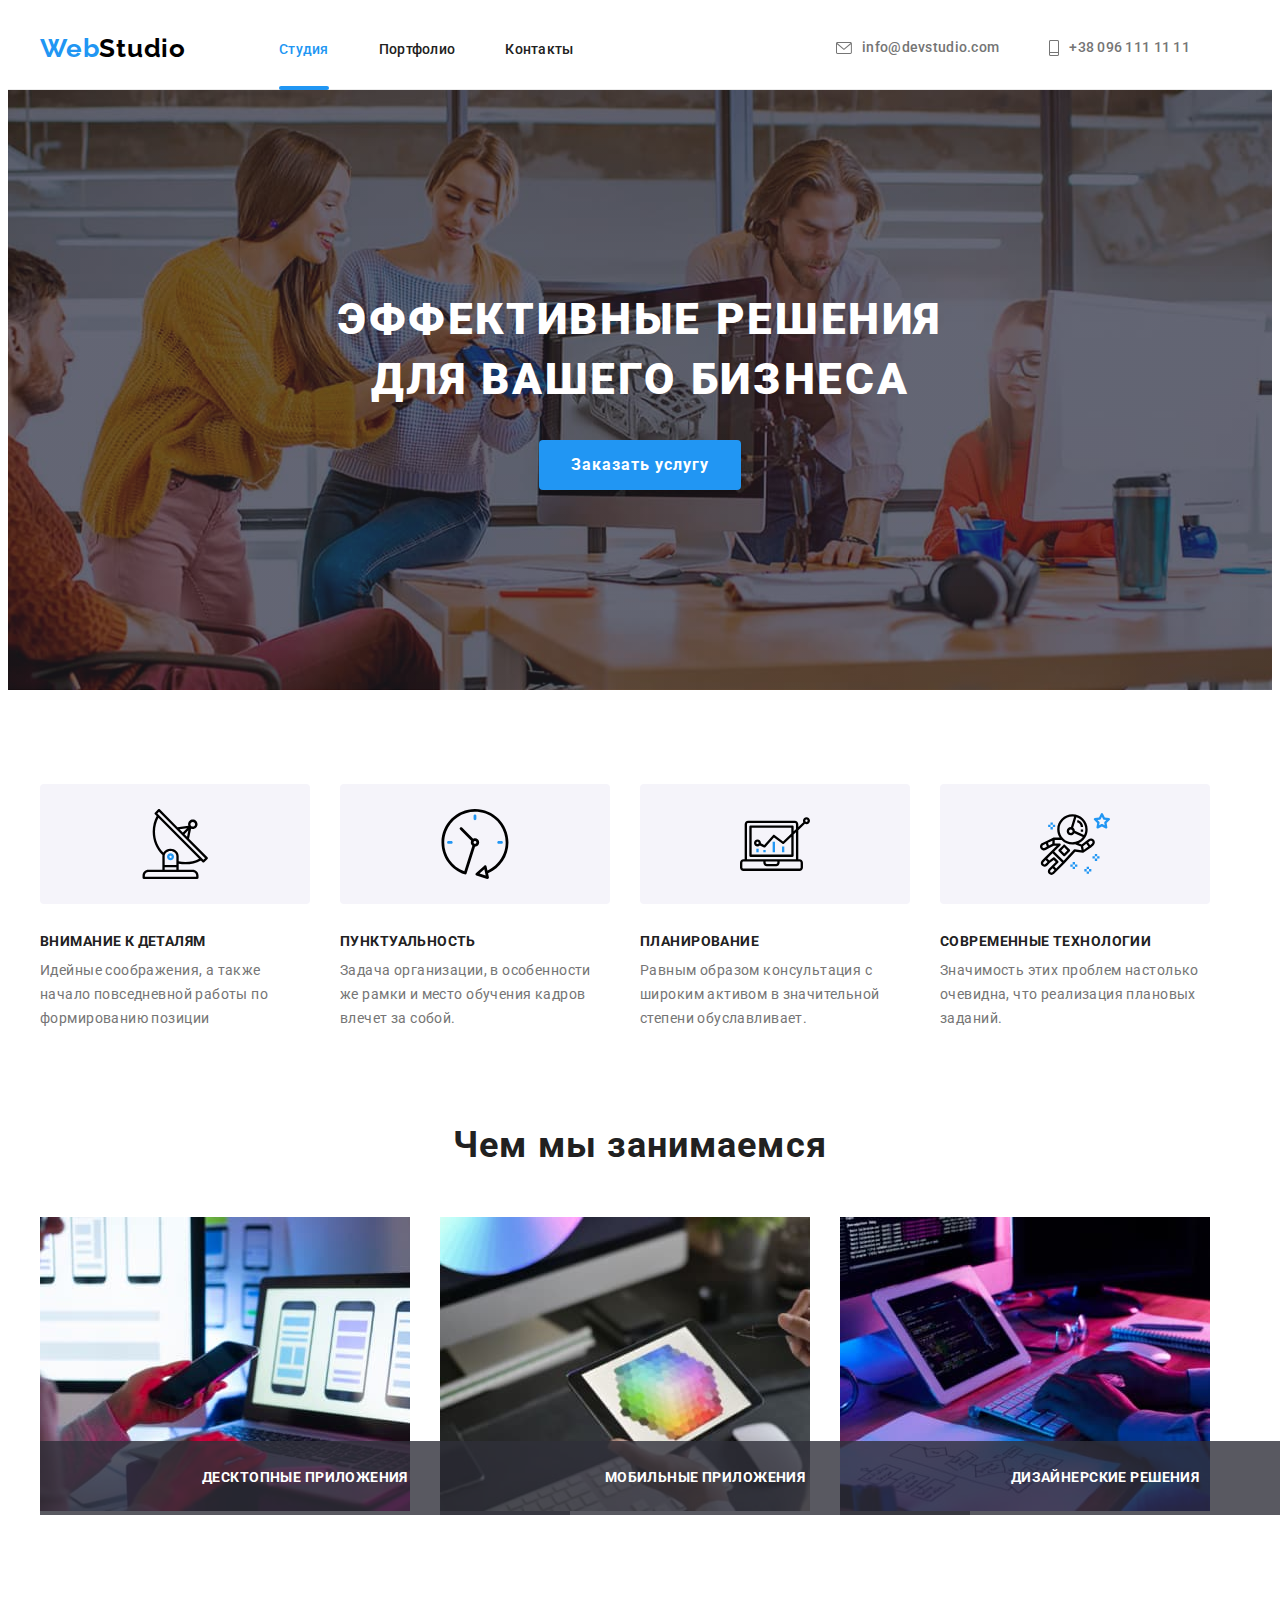
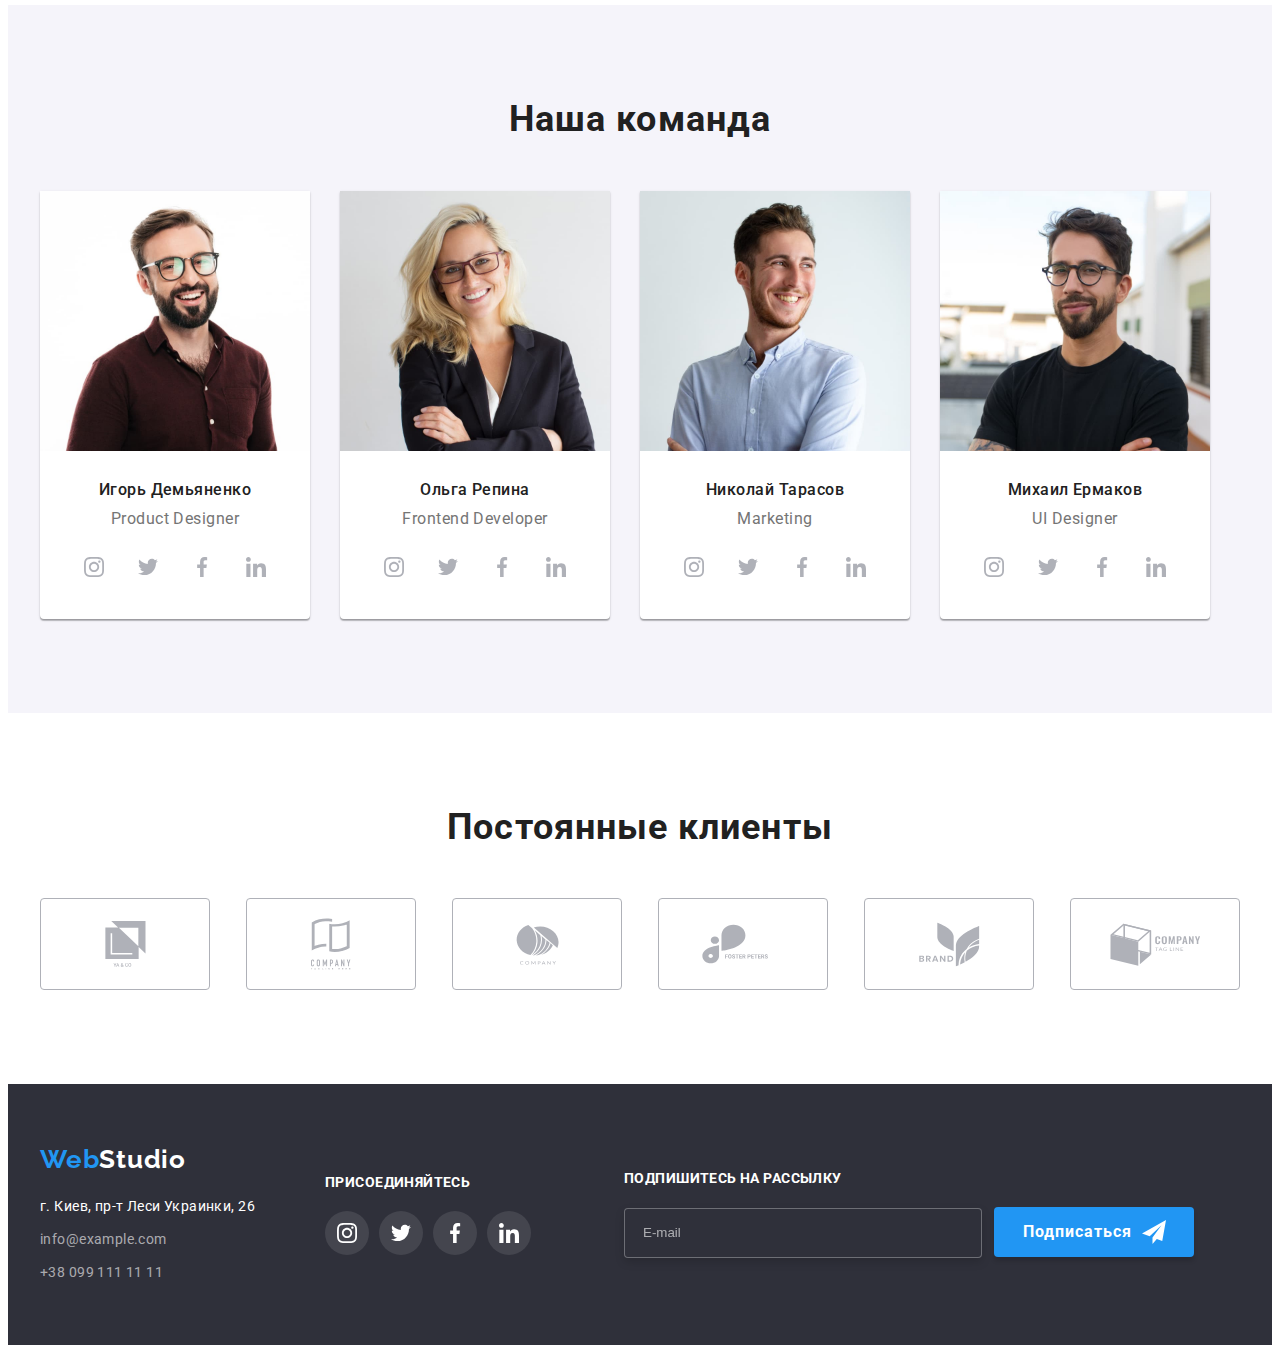
<file: index.html>
<!DOCTYPE html>
<html lang="en">
  <head>
    <meta charset="UTF-8" />
    <meta http-equiv="X-UA-Compatible" content="IE=edge" />
    <meta name="viewport" content="width=device-width, initial-scale=1.0" />
    <title>Document</title>
    <link rel="preconnect" href="https://fonts.gstatic.com" />
    <link
      href="https://fonts.googleapis.com/css2?family=Raleway:wght@700&family=Roboto:wght@400;500;700;900&display=swap"
      rel="stylesheet"
    />
    <link
      rel="stylesheet"
      href="https://cdnjs.cloudflare.com/ajax/libs/modern-normalize/1.1.0/modern-normalize.min.css"
      integrity="sha512-wpPYUAdjBVSE4KJnH1VR1HeZfpl1ub8YT/NKx4PuQ5NmX2tKuGu6U/JRp5y+Y8XG2tV+wKQpNHVUX03MfMFn9Q=="
      crossorigin="anonymous"
      referrerpolicy="no-referrer"
    />
    <link rel="stylesheet" href="./css/main.min.css" />
  </head>
  <body>
    <!--Header-->
    <header class="header">
      <div class="container header-container">
        <a class="header__logo logo link" href="/"
          ><span class="logo__web">Web</span>Studio</a
        >
        <nav class="navigation">
          <ul class="menu__list list">
            <li class="menu__item">
              <a class="menu__link link current" href="./studio.html">Студия</a>
            </li>
            <li class="menu__item">
              <a class="menu__link link" href="./portfolio.html">Портфолио</a>
            </li>
            <li class="menu__item">
              <a class="menu__link link" href="/Контакты">Контакты</a>
            </li>
          </ul>
        </nav>
        <ul class="header__contacts list">
          <li class="header__contacts-item">
            <a class="contacts__link link" href="/info@devstudio.com">
              <svg class="contacts__icon" width="16px" height="12px">
                <use href="./images/symbol-defs.svg#icon-mail"></use>
              </svg>
              info@devstudio.com</a
            >
          </li>
          <li class="header__contacts-item">
            <a class="contacts__link link" href="/+380961111111">
              <svg class="contacts__icon" width="10px" height="16px">
                <use href="./images/symbol-defs.svg#icon-mobile"></use>
              </svg>
              +38 096 111 11 11</a
            >
          </li>
        </ul>
      </div>
    </header>
    <main>
      <!--Шапка страницы-->
      <section class="hero">
        <h1 class="hero__title">Эффективные решения для вашего бизнеса</h1>
        <button class="hero__button" type="button" data-modal-open>
          Заказать услугу
        </button>
      </section>
      <!--Особенности-->
      <section class="section">
        <div class="container features">
          <h2 class="visually-hidden">Преимущества компании</h2>
          <ul class="features__list list">
            <li class="features__item">
              <div class="features__box">
                <svg class="features__icon">
                  <use href="./images/symbol-defs.svg#icon-antena"></use>
                </svg>
              </div>
              <h3 class="features__title">Внимание к деталям</h3>
              <p class="features__desc">
                Идейные соображения, а также начало повседневной работы по
                формированию позиции
              </p>
            </li>
            <li class="features__item">
              <div class="features__box">
                <svg class="features__icon">
                  <use href="./images/symbol-defs.svg#icon-clock"></use>
                </svg>
              </div>
              <h3 class="features__title">Пунктуальность</h3>
              <p class="features__desc">
                Задача организации, в особенности же рамки и место обучения
                кадров влечет за собой.
              </p>
            </li>
            <li class="features__item">
              <div class="features__box">
                <svg class="features__icon">
                  <use href="./images/symbol-defs.svg#icon-diagram"></use>
                </svg>
              </div>
              <h3 class="features__title">Планирование</h3>
              <p class="features__desc">
                Равным образом консультация с широким активом в значительной
                степени обуславливает.
              </p>
            </li>
            <li class="features__item">
              <div class="features__box">
                <svg class="features__icon">
                  <use href="./images/symbol-defs.svg#icon-astronaut"></use>
                </svg>
              </div>
              <h3 class="features__title">Современные технологии</h3>
              <p class="features__desc">
                Значимость этих проблем настолько очевидна, что реализация
                плановых заданий.
              </p>
            </li>
          </ul>
        </div>
      </section>
      <!--Чем мы занимаемся-->
      <section class="section about">
        <div class="container">
          <h2 class="title">Чем мы занимаемся</h2>
          <ul class="about__list list">
            <li class="about__item">
              <div class="about__thumb">
                <img
                  class="about__img"
                  src="./images/making-design.jpg"
                  alt="Сотрудник набирает текст на клавиатуре"
                  width="370"
                  height="294"
                />
                <div class="about__label">Десктопные приложения</div>
              </div>
            </li>
            <li class="about__item">
              <div class="about__thumb">
                <img
                  class="about__img"
                  src="./images/choosing-color.jpg"
                  alt="Сотрудник выбирает разметку макета"
                  width="370"
                  height="294"
                />
                <div class="about__label">Мобильные приложения</div>
              </div>
            </li>
            <li class="about__item">
              <div class="about__thumb">
                <img
                  class="about__img"
                  src="./images/testing.jpg"
                  alt="Сотрудник рассматривает цветовую гамму"
                  width="370"
                  height="294"
                />
                <div class="about__label">Дизайнерские решения</div>
              </div>
            </li>
          </ul>
        </div>
      </section>
      <!--Наша команда-->
      <section class="section team">
        <div class="container">
          <h2 class="title">Наша команда</h2>
          <ul class="team__list list">
            <li class="team__item">
              <img
                class="team__img"
                src="./images/igor-demjanenko.jpg"
                alt="Игорь Демьяненко"
                width="270"
                height="260"
              />
              <div class="team__text">
                <p class="team__name">Игорь Демьяненко</p>
                <p class="team__position">Product Designer</p>
              </div>
              <ul class="team__social list">
                <li class="team__social-item">
                  <a class="social__link-icon team-icon link" href="">
                    <svg class="social__icon">
                      <use href="./images/symbol-defs.svg#icon-instagram"></use>
                    </svg>
                  </a>
                </li>
                <li class="team__social-item">
                  <a class="social__link-icon team-icon link" href="">
                    <svg class="social__icon">
                      <use href="./images/symbol-defs.svg#icon-twitter"></use>
                    </svg>
                  </a>
                </li>
                <li class="team__social-item">
                  <a class="social__link-icon team-icon link" href="">
                    <svg class="social__icon">
                      <use href="./images/symbol-defs.svg#icon-facebook"></use>
                    </svg>
                  </a>
                </li>
                <li class="team__social-item">
                  <a class="social__link-icon team-icon link" href="">
                    <svg class="social__icon">
                      <use href="./images/symbol-defs.svg#icon-linkedin"></use>
                    </svg>
                  </a>
                </li>
              </ul>
            </li>
            <li class="team__item">
              <img
                class="team__img"
                src="./images/olga-repina.jpg"
                alt="Ольга Репина"
                width="270"
                height="260"
              />
              <div class="team__text">
                <p class="team__name">Ольга Репина</p>
                <p class="team__position">Frontend Developer</p>
              </div>
              <ul class="team__social list">
                <li class="team__social-item">
                  <a class="social__link-icon team-icon link" href="">
                    <svg class="social__icon">
                      <use href="./images/symbol-defs.svg#icon-instagram"></use>
                    </svg>
                  </a>
                </li>
                <li class="team__social-item">
                  <a class="social__link-icon team-icon link" href="">
                    <svg class="social__icon">
                      <use href="./images/symbol-defs.svg#icon-twitter"></use>
                    </svg>
                  </a>
                </li>
                <li class="team__social-item">
                  <a class="social__link-icon team-icon link" href="">
                    <svg class="social__icon">
                      <use href="./images/symbol-defs.svg#icon-facebook"></use>
                    </svg>
                  </a>
                </li>
                <li class="team__social-item">
                  <a class="social__link-icon team-icon link" href="">
                    <svg class="social__icon">
                      <use href="./images/symbol-defs.svg#icon-linkedin"></use>
                    </svg>
                  </a>
                </li>
              </ul>
            </li>
            <li class="team__item">
              <img
                class="team__img"
                src="./images/nykolaj-tarasov.jpg"
                alt="Николай Тарасов"
                width="270"
                height="260"
              />
              <div class="team__text">
                <p class="team__name">Николай Тарасов</p>
                <p class="team__position">Marketing</p>
              </div>
              <ul class="team__social list">
                <li class="team__social-item">
                  <a class="social__link-icon team-icon link" href="">
                    <svg class="social__icon">
                      <use href="./images/symbol-defs.svg#icon-instagram"></use>
                    </svg>
                  </a>
                </li>
                <li class="team__social-item">
                  <a class="social__link-icon team-icon link" href="">
                    <svg class="social__icon">
                      <use href="./images/symbol-defs.svg#icon-twitter"></use>
                    </svg>
                  </a>
                </li>
                <li class="team__social-item">
                  <a class="social__link-icon team-icon link" href="">
                    <svg class="social__icon">
                      <use href="./images/symbol-defs.svg#icon-facebook"></use>
                    </svg>
                  </a>
                </li>
                <li class="team__social-item">
                  <a class="social__link-icon team-icon link" href="">
                    <svg class="social__icon">
                      <use href="./images/symbol-defs.svg#icon-linkedin"></use>
                    </svg>
                  </a>
                </li>
              </ul>
            </li>
            <li class="team__item">
              <img
                class="team__img"
                src="./images/myhayl-ermakov.jpg"
                alt="Михаил Ермаков"
                width="270"
                height="260"
              />
              <div class="team__text">
                <p class="team__name">Михаил Ермаков</p>
                <p class="team__position">UI Designer</p>
              </div>
              <ul class="team__social list">
                <li class="team__social-item">
                  <a class="social__link-icon team-icon link" href="">
                    <svg class="social__icon">
                      <use href="./images/symbol-defs.svg#icon-instagram"></use>
                    </svg>
                  </a>
                </li>
                <li class="team__social-item">
                  <a class="social__link-icon team-icon link" href="">
                    <svg class="social__icon">
                      <use href="./images/symbol-defs.svg#icon-twitter"></use>
                    </svg>
                  </a>
                </li>
                <li class="team__social-item">
                  <a class="social__link-icon team-icon link" href="">
                    <svg class="social__icon">
                      <use href="./images/symbol-defs.svg#icon-facebook"></use>
                    </svg>
                  </a>
                </li>
                <li class="team__social-item">
                  <a class="social__link-icon team-icon link" href="">
                    <svg class="social__icon">
                      <use href="./images/symbol-defs.svg#icon-linkedin"></use>
                    </svg>
                  </a>
                </li>
              </ul>
            </li>
          </ul>
        </div>
      </section>
      <!-----Постоянные клиенты-------->
      <section class="section customer">
        <div class="container">
          <h2 class="title">Постоянные клиенты</h2>
          <ul class="customer__list list">
            <li class="customer__item">
              <a class="customer__link link" href="">
                <svg class="customer__icon" width="41px" height="46px">
                  <use href="./images/symbol-defs.svg#icon-group-1"></use>
                </svg>
              </a>
            </li>
            <li class="customer__item">
              <a class="customer__link link" href="">
                <svg class="customer__icon" width="40px" height="52px">
                  <use href="./images/symbol-defs.svg#icon-group-2"></use>
                </svg>
              </a>
            </li>
            <li class="customer__item">
              <a class="customer__link link" href="">
                <svg class="customer__icon" width="43px" height="41px">
                  <use href="./images/symbol-defs.svg#icon-group-3"></use>
                </svg>
              </a>
            </li>
            <li class="customer__item">
              <a class="customer__link link" href="">
                <svg class="customer__icon" width="84px" height="40px">
                  <use href="./images/symbol-defs.svg#icon-group-4"></use>
                </svg>
              </a>
            </li>
            <li class="customer__item">
              <a class="customer__link link" href="">
                <svg class="customer__icon" width="65px" height="45px">
                  <use href="./images/symbol-defs.svg#icon-group-5"></use>
                </svg>
              </a>
            </li>
            <li class="customer__item">
              <a class="customer__link link" href="">
                <svg class="customer__icon" width="93px" height="43px">
                  <use href="./images/symbol-defs.svg#icon-group-6"></use>
                </svg>
              </a>
            </li>
          </ul>
        </div>
      </section>
    </main>
    <footer class="footer-container">
      <div class="container footer-box">
        <div class="address-container">
          <a class="footer__logo logo link" href="WebStudio"
            ><span class="logo__web">Web</span>Studio</a
          >
          <address class="address">
            <ul class="address__list list">
              <li class="address__item">
                г. Киев, пр-т Леси Украинки, 26
              </li>
              <li class="address__item">
                <a class="address__link link" href="mailto:info@example.com"
                  >info@example.com</a
                >
              </li>
              <li class="address__item">
                <a class="address__link link" href="tel:+380991111111"
                  >+38 099 111 11 11</a
                >
              </li>
            </ul>
          </address>
        </div>
        <div class="social">
          <h3 class="social__title">присоединяйтесь</h3>
          <ul class="social__list list">
            <li class="social__item">
              <a class="social__link-icon footer-icon" href="">
                <svg class="social__icon">
                  <use href="./images/symbol-defs.svg#icon-instagram"></use>
                </svg>
              </a>
            </li>
            <li class="social__item">
              <a class="social__link-icon footer-icon" href="">
                <svg class="social__icon">
                  <use href="./images/symbol-defs.svg#icon-twitter"></use>
                </svg>
              </a>
            </li>
            <li class="social__item">
              <a class="social__link-icon footer-icon" href="">
                <svg class="social__icon">
                  <use href="./images/symbol-defs.svg#icon-facebook"></use>
                </svg>
              </a>
            </li>
            <li class="social__item">
              <a class="social__link-icon footer-icon" href="">
                <svg class="social__icon">
                  <use href="./images/symbol-defs.svg#icon-linkedin"></use>
                </svg>
              </a>
            </li>
          </ul>
        </div>
        <div class="footer__form">
          <h3 class="social__title">Подпишитесь на рассылку</h3>
          <form class="footer__form-mail">
            <label class="footer__label">
              <input
                type="email"
                name="user-email"
                placeholder="E-mail"
                class="footer__input"
              />
            </label>
          <button class="footer-button" type="submit">Подписаться
            <svg class="form__icon">
              <use href="./images/icons.svg#icon-send"></use>
            </svg>
          </button>
        </div>
      </div>
    </footer>

    <div class="backdrop is-hidden" data-modal>
      <div class="modal">
        <button class="close-btn" type="button" data-modal-close>
          <svg class="backdrop-icon">
            <use href="./images/symbol-defs.svg#icon-vector"></use>
          </svg>
        </button>
        <form action="#" class="modal-form">
          <p class="modal-form-title">
            Оставьте свои данные, мы вам перезвоним
          </p>
          <label class="modal-form-label">
            Имя
            <span class="modal-form-box">
              <input type="text" name="user-name" class="modal-form-input" />
              <svg class="modal-form-icon">
                <use href="./images/icons.svg#icon-name"></use>
              </svg>
            </span>
          </label>
          <label class="modal-form-label">
            Телефон
            <span class="modal-form-box">
              <input type="tel" name="user-phone" class="modal-form-input" />
              <svg class="modal-form-icon">
                <use href="./images/icons.svg#icon-tel"></use>
              </svg>
            </span>
          </label>
          <label class="modal-form-label">
            Почта
            <span class="modal-form-box">
              <input type="email" name="user-email" class="modal-form-input" />
              <svg class="modal-form-icon">
                <use href="./images/icons.svg#icon-mail"></use>
              </svg>
            </span>
          </label>
          <label class="modal-form-label">
            Комментарий
            <textarea
              class="modal-feedback"
              name="user-message"
              placeholder="Введите текст"
            ></textarea>
          </label>
          <label>
            <input
              type="checkbox"
              class="modal-form-checkbox visually-hidden"
              name="policy"
              id="policy"
            />
            <label for="policy" class="modal-form-checkbox-label"
              >Соглашаюсь с рассылкой и принимаю&nbsp;
              <a href="#" class="modal-form-link">Условия договора</a></label
            >
          </label>
          <button class="modal-form-btn" type="submit">Отправить</button>
        </form>
      </div>
    </div>

    <script src="./js/modal.js"></script>
  </body>
</html>
</file>
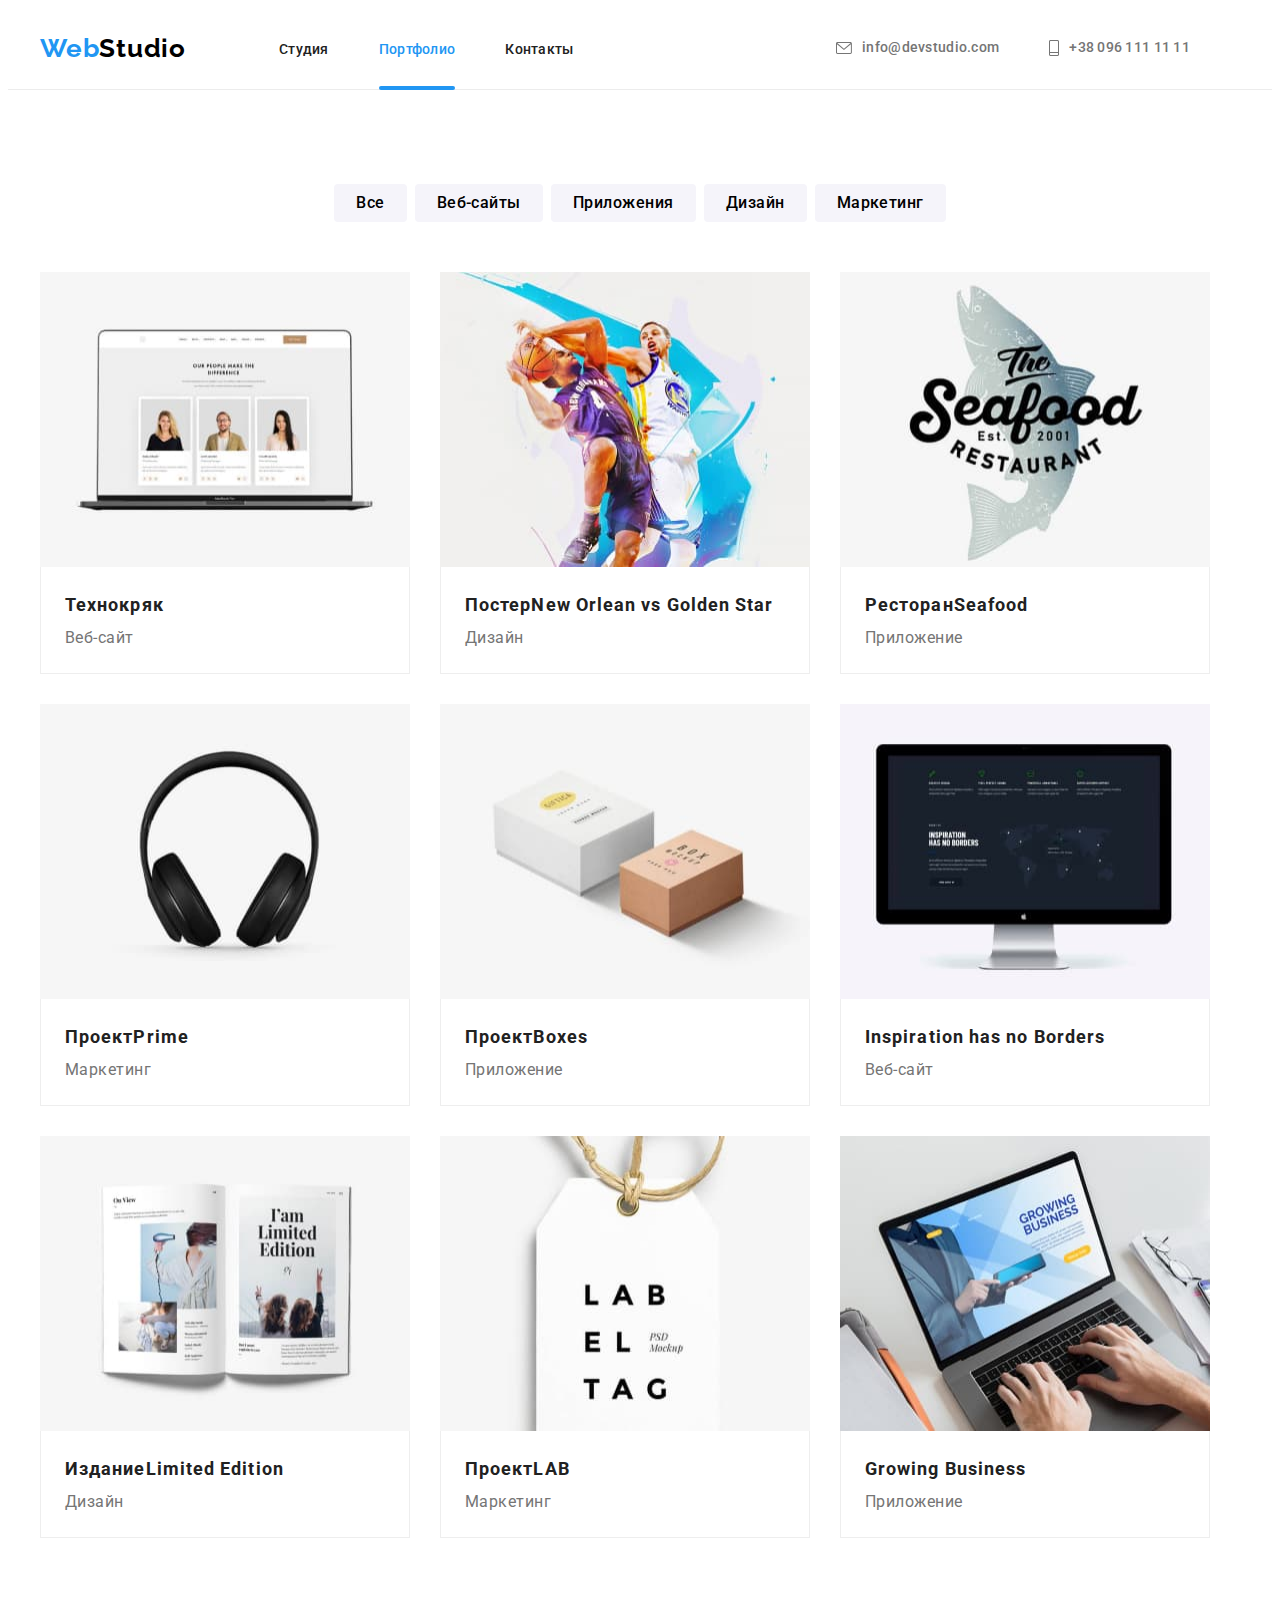
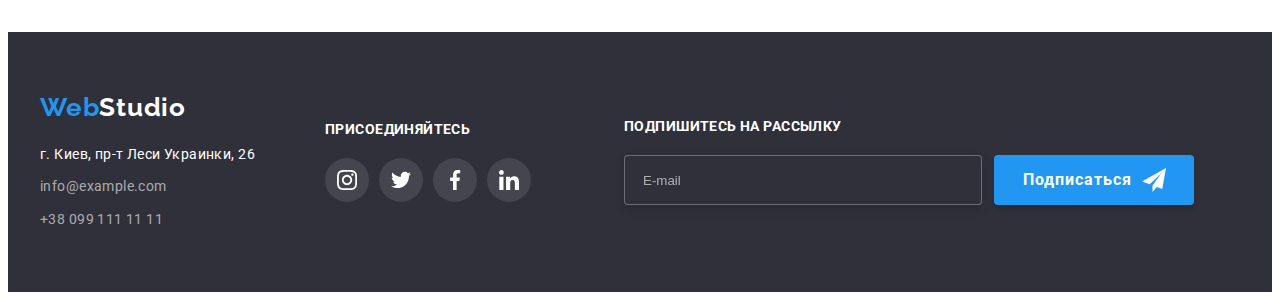
<file: portfolio.html>
<!DOCTYPE html>
<html lang="en">
  <head>
    <meta charset="UTF-8" />
    <meta http-equiv="X-UA-Compatible" content="IE=edge" />
    <meta name="viewport" content="width=device-width, initial-scale=1.0" />
    <title>Document</title>
    <link rel="preconnect" href="https://fonts.gstatic.com" />
    <link
      href="https://fonts.googleapis.com/css2?family=Raleway:wght@700&family=Roboto:wght@400;500;700;900&display=swap"
      rel="stylesheet"
    />
    <link
      rel="stylesheet"
      href="https://cdnjs.cloudflare.com/ajax/libs/modern-normalize/1.1.0/modern-normalize.min.css"
      integrity="sha512-wpPYUAdjBVSE4KJnH1VR1HeZfpl1ub8YT/NKx4PuQ5NmX2tKuGu6U/JRp5y+Y8XG2tV+wKQpNHVUX03MfMFn9Q=="
      crossorigin="anonymous"
      referrerpolicy="no-referrer"
    />
    <link rel="stylesheet" href="./css/main.min.css" />
  </head>
  <body>
    <!--Верхняя линия-->
    <header class="header">
      <div class="container header-container">
        <a class="header__logo logo link" href="/"
          ><span class="logo__web">Web</span>Studio</a
        >
        <!--Навигация на другие страницы-->
        <nav class="navigation">
          <ul class="menu__list list">
            <li class="menu__item">
              <a class="menu__link link" href="./index.html">Студия</a>
            </li>
            <li class="menu__item">
              <a class="menu__link link current" href="/Портфолио">Портфолио</a>
            </li>
            <li class="menu__item">
              <a class="menu__link link" href="/Контакты">Контакты</a>
            </li>
          </ul>
        </nav>
        <ul class="header__contacts list">
          <li class="header__contacts-item">
            <a class="contacts__link link" href="/info@devstudio.com">
              <svg class="contacts__icon" width="16px" height="12px">
                <use href="./images/symbol-defs.svg#icon-mail"></use>
              </svg>
              info@devstudio.com</a
            >
          </li>
          <li class="header__contacts-item">
            <a class="contacts__link link" href="/+380961111111">
              <svg class="contacts__icon" width="10px" height="16px">
                <use href="./images/symbol-defs.svg#icon-mobile"></use>
              </svg>
              +38 096 111 11 11</a
            >
          </li>
        </ul>
      </div>
    </header>
    <main>
      <!--Портфолио-->
      <section class="section">
        <div class="container portfolio-container">
          <h1 hidden>Фильтры</h1>
          <ul class="filter__list list">
            <li class="filter__item">
              <button class="filter-button" type="button">Все</button>
            </li>
            <li class="filter__item">
              <button class="filter-button" type="button">Веб-сайты</button>
            </li>
            <li class="filter__item">
              <button class="filter-button" type="button">Приложения</button>
            </li>
            <li class="filter__item">
              <button class="filter-button" type="button">Дизайн</button>
            </li>
            <li class="filter__item">
              <button class="filter-button" type="button">Маркетинг</button>
            </li>
          </ul>
          <h2 hidden>Портфолио</h2>
          <ul class="portfolio__list list">
            <li class="portfolio__card">
              <a class="portfolio__link link" href="">
                <div class="portfolio__overlay">
                  <img
                    src="./images/technokryak.jpg"
                    alt="Технокряк"
                    width="370"
                    height="295"
                  />
                  <p class="overlay">
                    Технокряк это современная площадка распространения
                    коронавируса. Компании используют эту платформу для
                    цифрового шпионажа и атак на защищённые сервера конкурентов.
                  </p>
                </div>
                <div class="portfolio__text">
                  <h3 class="portfolio__title">Технокряк</h3>
                  <p class="portfolio__txt">Веб-сайт</p>
                </div>
              </a>
            </li>
            <li class="portfolio__card">
              <a class="portfolio__link link" href="">
                <div class="portfolio__overlay">
                  <img
                    src="./images/poster.jpg"
                    alt="Постер New Orlean vs Golden Star"
                    width="370"
                    height="295"
                  />
                  <p class="overlay">
                    Технокряк это современная площадка распространения
                    коронавируса. Компании используют эту платформу для
                    цифрового шпионажа и атак на защищённые сервера конкурентов.
                  </p>
                </div>
                <div class="portfolio__text">
                  <h3 class="portfolio__title">
                    Постер<span lang="en">New Orlean vs Golden Star</span>
                  </h3>
                  <p class="portfolio__txt">Дизайн</p>
                </div>
              </a>
            </li>
            <li class="portfolio__card">
              <a class="portfolio__link link" href="">
                <div class="portfolio__overlay">
                  <img
                    src="./images/restoran.jpg"
                    alt="Ресторан Seafood"
                    width="370"
                    height="295"
                  />
                  <p class="overlay">
                    Технокряк это современная площадка распространения
                    коронавируса. Компании используют эту платформу для
                    цифрового шпионажа и атак на защищённые сервера конкурентов.
                  </p>
                </div>
                <div class="portfolio__text">
                  <h3 class="portfolio__title">
                    Ресторан<span lang="en">Seafood</span>
                  </h3>
                  <p class="portfolio__txt">Приложение</p>
                </div>
              </a>
            </li>
            <li class="portfolio__card">
              <a class="portfolio__link link" href="">
                <div class="portfolio__overlay">
                  <img
                    src="./images/proekt-prime.jpg"
                    alt="Проект Prime"
                    width="370"
                    height="295"
                  />
                  <p class="overlay">
                    Технокряк это современная площадка распространения
                    коронавируса. Компании используют эту платформу для
                    цифрового шпионажа и атак на защищённые сервера конкурентов.
                  </p>
                </div>
                <div class="portfolio__text">
                  <h3 class="portfolio__title">
                    Проект<span lang="en">Prime</span>
                  </h3>
                  <p class="portfolio__txt">Маркетинг</p>
                </div>
              </a>
            </li>
            <li class="portfolio__card">
              <a class="portfolio__link link" href="">
                <div class="portfolio__overlay">
                  <img
                    src="./images/proekt-boxes.jpg"
                    alt="Проект Boxes"
                    width="370"
                    height="295"
                  />
                  <p class="overlay">
                    Технокряк это современная площадка распространения
                    коронавируса. Компании используют эту платформу для
                    цифрового шпионажа и атак на защищённые сервера конкурентов.
                  </p>
                </div>
                <div class="portfolio__text">
                  <h3 class="portfolio__title">
                    Проект<span lang="en">Boxes</span>
                  </h3>
                  <p class="portfolio__txt">Приложение</p>
                </div>
              </a>
            </li>
            <li class="portfolio__card">
              <a class="portfolio__link link" href="">
                <div class="portfolio__overlay">
                  <img
                    src="./images/no-bordes.jpg"
                    alt="Inspiration has no Borders"
                    width="370"
                    height="295"
                  />
                  <p class="overlay">
                    Технокряк это современная площадка распространения
                    коронавируса. Компании используют эту платформу для
                    цифрового шпионажа и атак на защищённые сервера конкурентов.
                  </p>
                </div>
                <div class="portfolio__text">
                  <h3 class="portfolio__title" lang="en">
                    Inspiration has no Borders
                  </h3>
                  <p class="portfolio__txt">Веб-сайт</p>
                </div>
              </a>
            </li>
            <li class="portfolio__card">
              <a class="portfolio__link link" href="">
                <div class="portfolio__overlay">
                  <img
                    src="./images/limited-edition.jpg"
                    alt="Издание Limited Edition"
                    width="370"
                    height="295"
                  />
                  <p class="overlay">
                    Технокряк это современная площадка распространения
                    коронавируса. Компании используют эту платформу для
                    цифрового шпионажа и атак на защищённые сервера конкурентов.
                  </p>
                </div>
                <div class="portfolio__text">
                  <h3 class="portfolio__title">
                    Издание<span lang="en">Limited Edition</span>
                  </h3>
                  <p class="portfolio__txt">Дизайн</p>
                </div>
              </a>
            </li>
            <li class="portfolio__card">
              <a class="portfolio__link link" href="">
                <div class="portfolio__overlay">
                  <img
                    src="./images/proekt-lab.jpg"
                    alt="Проект LAB"
                    width="370"
                    height="295"
                  />
                  <p class="overlay">
                    Технокряк это современная площадка распространения
                    коронавируса. Компании используют эту платформу для
                    цифрового шпионажа и атак на защищённые сервера конкурентов.
                  </p>
                </div>
                <div class="portfolio__text">
                  <h3 class="portfolio__title">
                    Проект<span lang="en">LAB</span>
                  </h3>
                  <p class="portfolio__txt">Маркетинг</p>
                </div>
              </a>
            </li>
            <li class="portfolio__card">
              <a class="portfolio__link link" href="">
                <div class="portfolio__overlay">
                  <img
                    src="./images/growing-business.jpg"
                    alt="Growing Business"
                    width="370"
                    height="295"
                  />
                  <p class="overlay">
                    Технокряк это современная площадка распространения
                    коронавируса. Компании используют эту платформу для
                    цифрового шпионажа и атак на защищённые сервера конкурентов.
                  </p>
                </div>
                <div class="portfolio__text">
                  <h3 class="portfolio__title" lang="en">Growing Business</h3>
                  <p class="portfolio__txt">Приложение</p>
                </div>
              </a>
            </li>
          </ul>
        </div>
      </section>
    </main>
   <footer class="footer-container">
      <div class="container footer-box">
        <div class="address-container">
          <a class="footer__logo logo link" href="WebStudio"
            ><span class="logo__web">Web</span>Studio</a
          >
          <address class="address">
            <ul class="address__list list">
              <li class="address__item">
                г. Киев, пр-т Леси Украинки, 26
              </li>
              <li class="address__item">
                <a class="address__link link" href="mailto:info@example.com"
                  >info@example.com</a
                >
              </li>
              <li class="address__item">
                <a class="address__link link" href="tel:+380991111111"
                  >+38 099 111 11 11</a
                >
              </li>
            </ul>
          </address>
        </div>
        <div class="social">
          <h3 class="social__title">присоединяйтесь</h3>
          <ul class="social__list list">
            <li class="social__item">
              <a class="social__link-icon footer-icon" href="">
                <svg class="social__icon">
                  <use href="./images/symbol-defs.svg#icon-instagram"></use>
                </svg>
              </a>
            </li>
            <li class="social__item">
              <a class="social__link-icon footer-icon" href="">
                <svg class="social__icon">
                  <use href="./images/symbol-defs.svg#icon-twitter"></use>
                </svg>
              </a>
            </li>
            <li class="social__item">
              <a class="social__link-icon footer-icon" href="">
                <svg class="social__icon">
                  <use href="./images/symbol-defs.svg#icon-facebook"></use>
                </svg>
              </a>
            </li>
            <li class="social__item">
              <a class="social__link-icon footer-icon" href="">
                <svg class="social__icon">
                  <use href="./images/symbol-defs.svg#icon-linkedin"></use>
                </svg>
              </a>
            </li>
          </ul>
        </div>
        <div class="footer__form">
          <h3 class="social__title">Подпишитесь на рассылку</h3>
          <form class="footer__form-mail">
            <label class="footer__label">
              <input
                type="email"
                name="user-email"
                placeholder="E-mail"
                class="footer__input"
              />
            </label>
          <button class="footer-button" type="submit">Подписаться
            <svg class="form__icon">
              <use href="./images/icons.svg#icon-send"></use>
            </svg>
          </button>
        </div>
      </div>
    </footer>
  </body>
</html>
</file>
<file: css/main.min.css>
:root{--text-color: #757575;--link-color: #2196f3;--title-color: #212121;--main-color: #ffffff;--logo-color: #000000}.visually-hidden{position:absolute !important;clip:rect(1px 1px 1px 1px);clip:rect(1px, 1px, 1px, 1px);padding:0 !important;border:0 !important;height:1px !important;width:1px !important;overflow:hidden}h1,h2,h3,h4,h5,h6,p{margin-top:0;margin-bottom:0}ul,ol{margin-top:0;margin-bottom:0;padding-left:0}img{display:block}body{font-family:"Roboto", sans-serif;color:var(--title-color)}.list{list-style:none}.link{text-decoration:none}.section{padding-top:94px;padding-bottom:94px}.container{width:1200px;margin:0 auto;padding-left:15px;padding-right:15px}.logo{font-family:"Raleway", sans-serif;font-weight:700;font-size:26px;line-height:1.19;letter-spacing:0.03em}.logo__web{color:var(--link-color)}.header__logo{color:var(--logo-color);margin-right:93px}.footer__logo{color:#ffffff;margin-top:60px}.team__social{display:flex;justify-content:space-between;margin:16px 32px 30px 32px}.team-icon{background-color:white;fill:#afb1b8}.team-icon:hover,.team-icon:focus{background-color:var(--link-color);fill:var(--main-color)}.social__link-icon{display:flex;align-items:center;justify-content:center;width:44px;height:44px;border-radius:50%;transition:background-color 250ms linear,transform 250ms cubic-bezier(0.4, 0, 0.2, 1)}.social__link-icon:hover,.social__link-icon:focus{background-color:var(--link-color)}.social__list{display:flex}.social__item{margin-right:10px}.social__item:last-child{margin-right:0}.social__icon{width:20px;height:20px}.title{font-weight:700;font-size:36px;line-height:1.16;text-align:center;letter-spacing:0.03em;margin-bottom:50px}.backdrop{position:fixed;top:0;left:0;width:100vw;height:100vh;background-color:rgba(0,0,0,0.2);transition:opacity 250ms linear,scale 1.25}.modal{position:absolute;width:528px;height:581px;left:50%;top:50%;background:#ffffff;box-shadow:0px 1px 3px rgba(0,0,0,0.12),0px 1px 1px rgba(0,0,0,0.14),0px 2px 1px rgba(0,0,0,0.2);border-radius:4px;padding:40px;transform:translate(-50%, -50%)}.close-btn{position:absolute;top:8px;right:8px;width:30px;height:30px;background:#ffffff;border-radius:50%;border:1px solid rgba(0,0,0,0.1);cursor:pointer;padding:0}.backdrop-icon{width:11px;height:11px;fill:#000000;transition:transform 250ms cubic-bezier(0.4, 0, 0.2, 1)}.backdrop-icon:hover{fill:var(--link-color)}.is-hidden{opacity:0;visibility:hidden;pointer-events:none}.modal-form{display:flex;flex-direction:column}.modal-form-icon{position:absolute;top:50%;left:14px;width:13px;height:13px;display:block;transform:translateY(-50%)}.modal-form-input{width:100%;height:40px;border:1px solid rgba(33,33,33,0.2);border-radius:4px;padding-left:42px;transition:transform 250ms cubic-bezier(0.4, 0, 0.2, 1)}.modal-form-input:focus{outline:none;border-color:var(--link-color)}.modal-form-input:focus+.modal-form-icon{fill:var(--link-color)}.modal-form-title{font-weight:700;font-size:20px;line-height:1.15;text-align:center;letter-spacing:0.03em;color:var(--title-color);margin-bottom:12px}.modal-form-label{display:block;font-size:12px;line-height:1.16;letter-spacing:0.01em;color:var(--text-color);margin-bottom:10px}.modal-form-box{display:block;position:relative;margin-top:4px}.modal-form-btn{width:200px;height:50px;background:#188ce8;box-shadow:0px 4px 4px rgba(0,0,0,0.15);border-radius:4px;padding:10px 55px;margin-left:auto;margin-right:auto;font-weight:700;font-size:16px;line-height:1.87;display:flex;align-items:center;text-align:center;letter-spacing:0.06em;color:var(--main-color);border:none;cursor:pointer;font-family:inherit}.modal-form-link{text-decoration-skip-ink:none;color:var(--link-color)}.modal-form-checkbox-label{display:flex;align-items:center;justify-content:center;font-size:14px;line-height:1.71;letter-spacing:0.03em;color:var(--text-color);margin-top:20px;margin-bottom:30px;margin-right:9px}.modal-form-checkbox-label::before{display:block;content:"";width:16px;height:15px;border:2px solid #212121;border-radius:4px;cursor:pointer;margin-right:9px}.modal-form-checkbox:checked+.modal-form-checkbox-label::before{background:var(--link-color);border-radius:2px;border:none;background-image:url(../images/check.svg);background-repeat:no-repeat;background-position:center center}.modal-feedback{width:100%;height:120px;margin-top:4px;padding-top:12px;padding-left:16px;resize:none;border:1px solid rgba(33,33,33,0.2);border-radius:4px;font-style:inherit;transition:transform 250ms cubic-bezier(0.4, 0, 0.2, 1)}.modal-feedback:focus{outline:none;border-color:var(--link-color)}.modal-feedback::placeholder{color:rgba(117,117,117,0.5)}.header{padding:25px 0;border-bottom:1px solid #ececec}.header-container{display:flex;align-items:center}.header__contacts{margin-left:auto;display:flex;align-items:center}.contacts__icon{margin-right:10px}.menu__list{display:flex;align-items:center}.menu__item:not(:last-child){margin-right:50px}.menu__link{position:relative;font-weight:500;font-size:14px;line-height:1.14;letter-spacing:0.02em;color:var(--title-color);transition:color 250ms linear,transform 250ms cubic-bezier(0.4, 0, 0.2, 1)}.menu__link.current{color:var(--link-color)}.menu__link.current::after{content:" ";position:absolute;bottom:-33px;display:block;height:4px;width:100%;background:#2196f3;border-radius:2px}.menu__link:hover,.menu__link:focus{color:var(--link-color);fill:var(--link-color)}.contacts__link{display:flex;align-items:center;font-weight:500;font-size:14px;line-height:1.14;letter-spacing:0.02em;fill:var(--text-color);color:var(--text-color);margin-right:50px;transition:color 250ms linear,transform 250ms cubic-bezier(0.4, 0, 0.2, 1)}.contacts__link:hover,.contacts__link:focus{color:var(--link-color);fill:var(--link-color)}.hero{max-width:1600px;margin:0 auto;padding:200px 0;background-position:center;background-size:cover;background-color:#c4c4c4;background-image:linear-gradient(rgba(47,48,58,0.4), rgba(47,48,58,0.4)),url(../images/title.jpg)}.hero__title{width:696px;margin:0 auto 30px;font-weight:900;font-size:44px;line-height:1.36;text-align:center;letter-spacing:0.06em;text-transform:uppercase;color:var(--main-color)}.hero__button{padding:10px 32px;margin-left:auto;margin-right:auto;font-weight:700;font-size:16px;line-height:1.87;display:flex;align-items:center;text-align:center;letter-spacing:0.06em;color:var(--main-color);background:var(--link-color);box-shadow:0px 4px 4px rgba(0,0,0,0.15);border-radius:4px;border:none;cursor:pointer;font-family:inherit}.features__list{display:flex;flex-wrap:wrap;margin-top:-30px;margin-left:-30px}.features__box{display:flex;align-items:center;justify-content:center;height:120px;background:#f5f4fa;border-radius:4px;margin-bottom:30px}.features__icon{width:70px;height:70px}.features__item{width:270px;flex-wrap:calc((100% - 120px) / 4);margin-top:30px;margin-left:30px}.features__title{font-weight:700;font-size:14px;line-height:1.14;letter-spacing:0.03em;margin-bottom:10px;text-transform:uppercase}.features__desc{font-size:14px;line-height:1.71;letter-spacing:0.03em;color:var(--text-color)}.about{padding-top:0}.about__list{display:flex;flex-wrap:wrap;margin-top:-30px;margin-left:-30px}.about__item{width:370px;flex-wrap:calc((100% - 90px) / 3);margin-top:30px;margin-left:30px}.about__thumb{position:relative}.about__label{position:absolute;top:224px;margin:0;padding:27px 80px;width:100%;background:rgba(47,48,58,0.8);font-weight:bold;font-size:14px;line-height:1.42;text-align:center;letter-spacing:0.03em;text-transform:uppercase;color:var(--main-color)}.team{background:#f5f4fa}.team__list{display:flex;flex-wrap:wrap;margin-top:-30px;margin-left:-30px}.team__item{width:270px;flex-wrap:calc((100% - 120px) / 4);margin-top:30px;margin-left:30px;background:#ffffff;box-shadow:0px 1px 3px rgba(0,0,0,0.12),0px 1px 1px rgba(0,0,0,0.14),0px 2px 1px rgba(0,0,0,0.2);border-radius:0px 0px 4px 4px}.team__name{font-weight:500;font-size:16px;line-height:1.18;text-align:center;letter-spacing:0.03em;margin-bottom:10px}.team__position{font-size:16px;line-height:1.18;text-align:center;letter-spacing:0.03em;color:var(--text-color)}.team__text{padding-top:30px}.customer__list{display:flex;justify-content:space-between}.customer__item{margin-right:30px}.customer__item:last-child{margin-right:0}.customer__link{display:flex;align-items:center;justify-content:center;width:170px;height:92px;border:1px solid #afb1b8;box-sizing:border-box;border-radius:4px;fill:#afb1b8;transition:border-color 250ms linear,transform 250ms cubic-bezier(0.4, 0, 0.2, 1)}.customer__link:hover,.customer__link:focus{fill:var(--link-color);border-color:var(--link-color)}.footer-container{padding:60px 0;background:#2f303a}.footer-box{display:flex;align-items:center}.footer-icon{background:rgba(255,255,255,0.1);fill:var(--main-color)}.address__link{color:rgba(255,255,255,0.6);transition:color 250ms linear,transform 250ms cubic-bezier(0.4, 0, 0.2, 1)}.address__link:hover,.address__link:focus{color:var(--link-color);fill:var(--link-color)}.address{font-size:14px;font-style:normal;margin-top:20px;line-height:1.71;letter-spacing:0.03em;color:var(--main-color)}.address__item{margin-bottom:9px;color:var(--main-color)}.address__item:last-child{margin-bottom:0}.social{margin-left:70px}.social__title{font-family:Roboto;font-weight:700;font-size:14px;line-height:1.14;letter-spacing:0.03em;text-transform:uppercase;margin-bottom:20px;color:var(--main-color)}.footer__form{margin-left:93px}.footer__form-mail{display:flex;align-items:baseline}.footer-button{width:200px;height:50px;background:var(--link-color);box-shadow:0px 4px 4px rgba(0,0,0,0.15);border-radius:4px;padding-left:29px;margin-left:auto;margin-right:auto;font-weight:700;font-size:16px;line-height:1.87;display:flex;align-items:center;text-align:center;letter-spacing:0.06em;color:var(--main-color);border:none;cursor:pointer;font-family:inherit}.footer__input{width:358px;height:50px;margin-right:12px;color:var(--main-color);border:1px solid rgba(255,255,255,0.3);box-sizing:border-box;filter:drop-shadow(0px 4px 4px rgba(0,0,0,0.15));border-radius:4px;background:#2f303a}.footer__input::placeholder{padding:15px 16px;color:rgba(255,255,255,0.6)}.form__icon{width:24px;height:24px;margin-left:10px}.filter-button{font-weight:500;font-size:16px;line-height:1.62;text-align:center;letter-spacing:0.03em;cursor:pointer;font-family:inherit;text-align:center;border-radius:4px;border:none;background:#f5f4fa;padding:6px 22px;transition:background-color 250ms linear,transform 250ms cubic-bezier(0.4, 0, 0.2, 1);transition:box-shadow 250ms linear,transform 250ms cubic-bezier(0.4, 0, 0.2, 1)}.filter-button:hover,.filter-button:focus{color:var(--main-color);background:var(--link-color);box-shadow:0px 3px 1px rgba(0,0,0,0.1),0px 1px 2px rgba(0,0,0,0.08),0px 2px 2px rgba(0,0,0,0.12)}.filter__list{margin:0 auto 50px;display:flex;align-items:center;justify-content:center}.filter__item:not(:last-child){margin-right:8px}.portfolio__title{font-weight:700;font-size:18px;line-height:2;letter-spacing:0.06em;color:var(--title-color)}.portfolio__txt{font-size:16px;line-height:1.87;letter-spacing:0.03em;color:var(--text-color)}.portfolio__text{display:block;border-bottom:1px solid #eeeeee;border-left:1px solid #eeeeee;border-right:1px solid #eeeeee;padding:20px 24px}.portfolio__card{width:370px;flex-wrap:calc((100% - 90px) / 3);margin-top:30px;margin-left:30px;transition:box-shadow 250ms cubic-bezier(0.4, 0, 0.2, 1)}.portfolio__card:hover,.portfolio__card:focus{box-shadow:0px 1px 1px rgba(0,0,0,0.12),0px 4px 4px rgba(0,0,0,0.06),1px 4px 6px rgba(0,0,0,0.16)}.portfolio__list{display:flex;flex-wrap:wrap;margin-top:-30px;margin-left:-30px}.portfolio__link{display:block}.portfolio__link:hover .overlay,.portfolio__link:focus .overlay{transform:translateY(0)}.portfolio__overlay{position:relative;overflow:hidden}.overlay{position:absolute;top:0;left:0;width:100%;height:100%;overflow:auto;font-weight:400;font-size:18px;line-height:1.55;padding:63px 24px;letter-spacing:0.03em;color:var(--main-color);background:var(--link-color);transform:translateY(100%);transition:transform 250ms cubic-bezier(0.4, 0, 0.2, 1)}
/*# sourceMappingURL=main.min.css.map */
</file>
